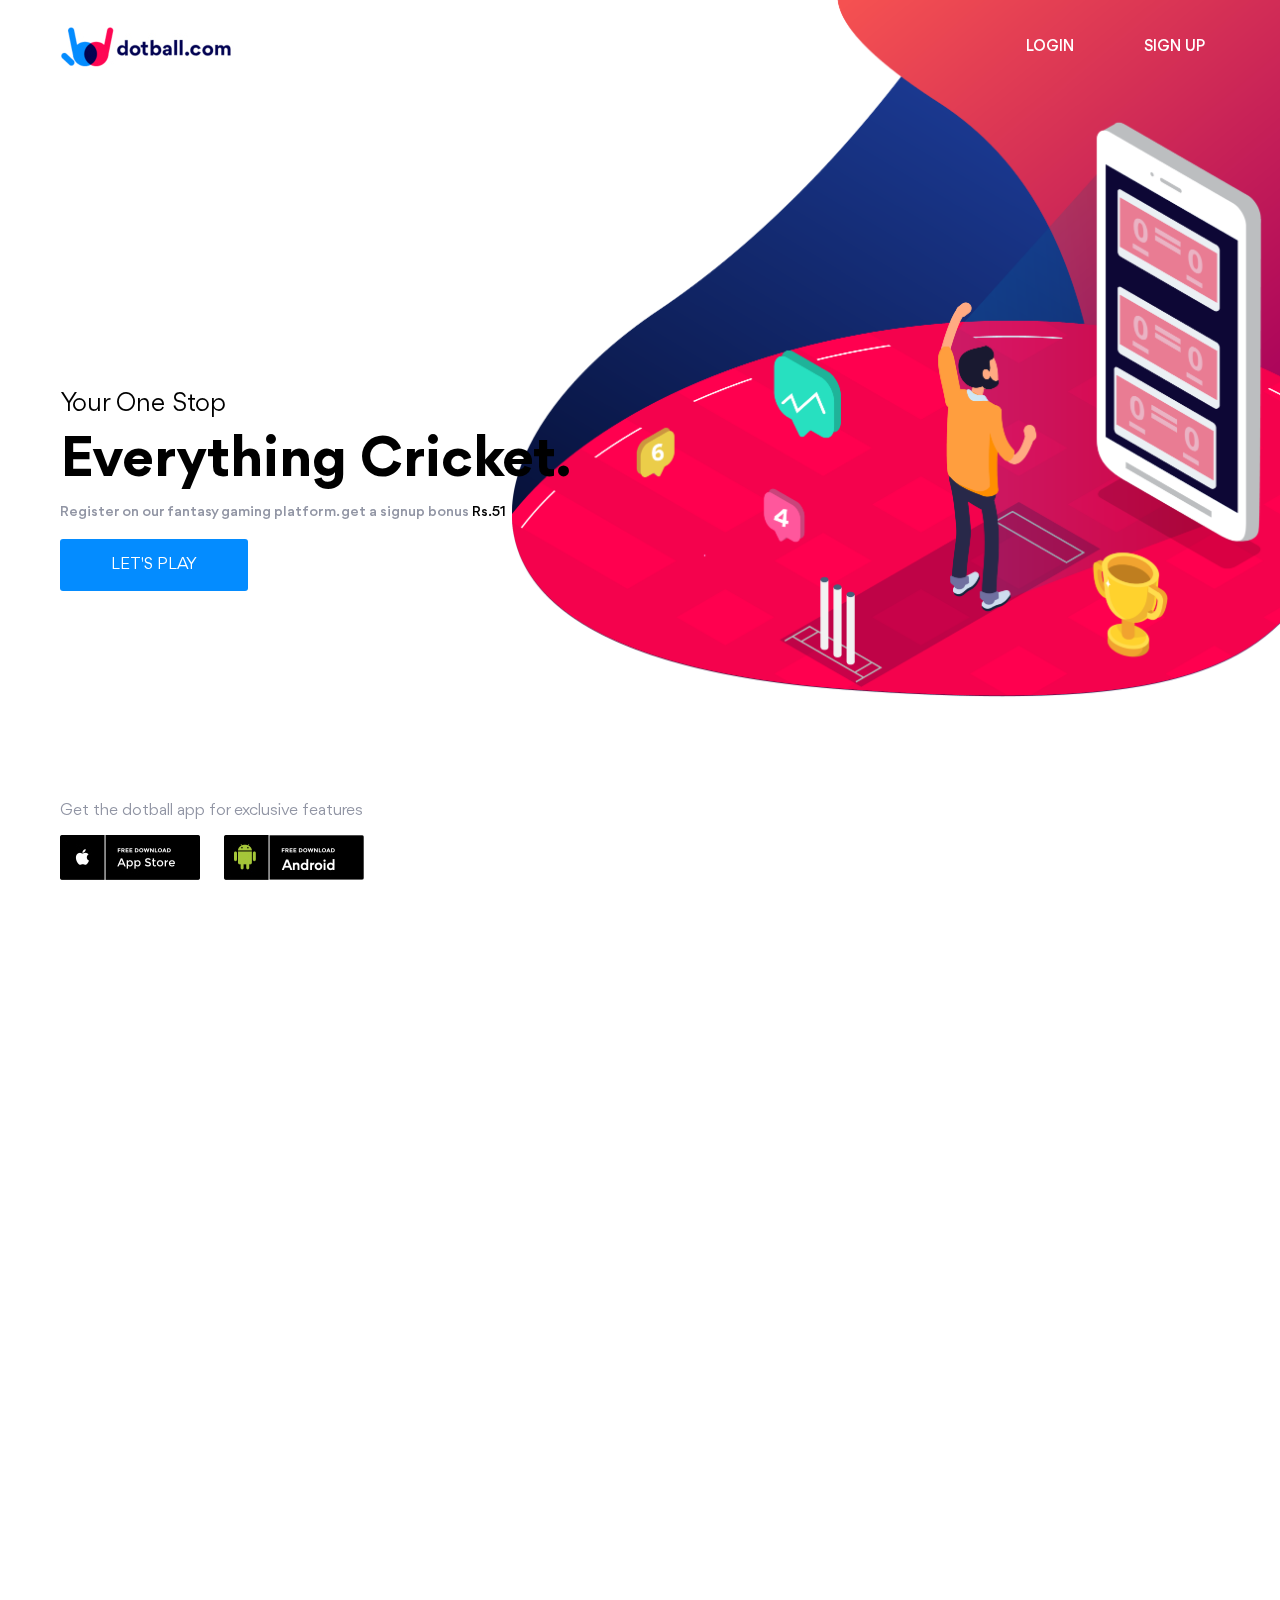
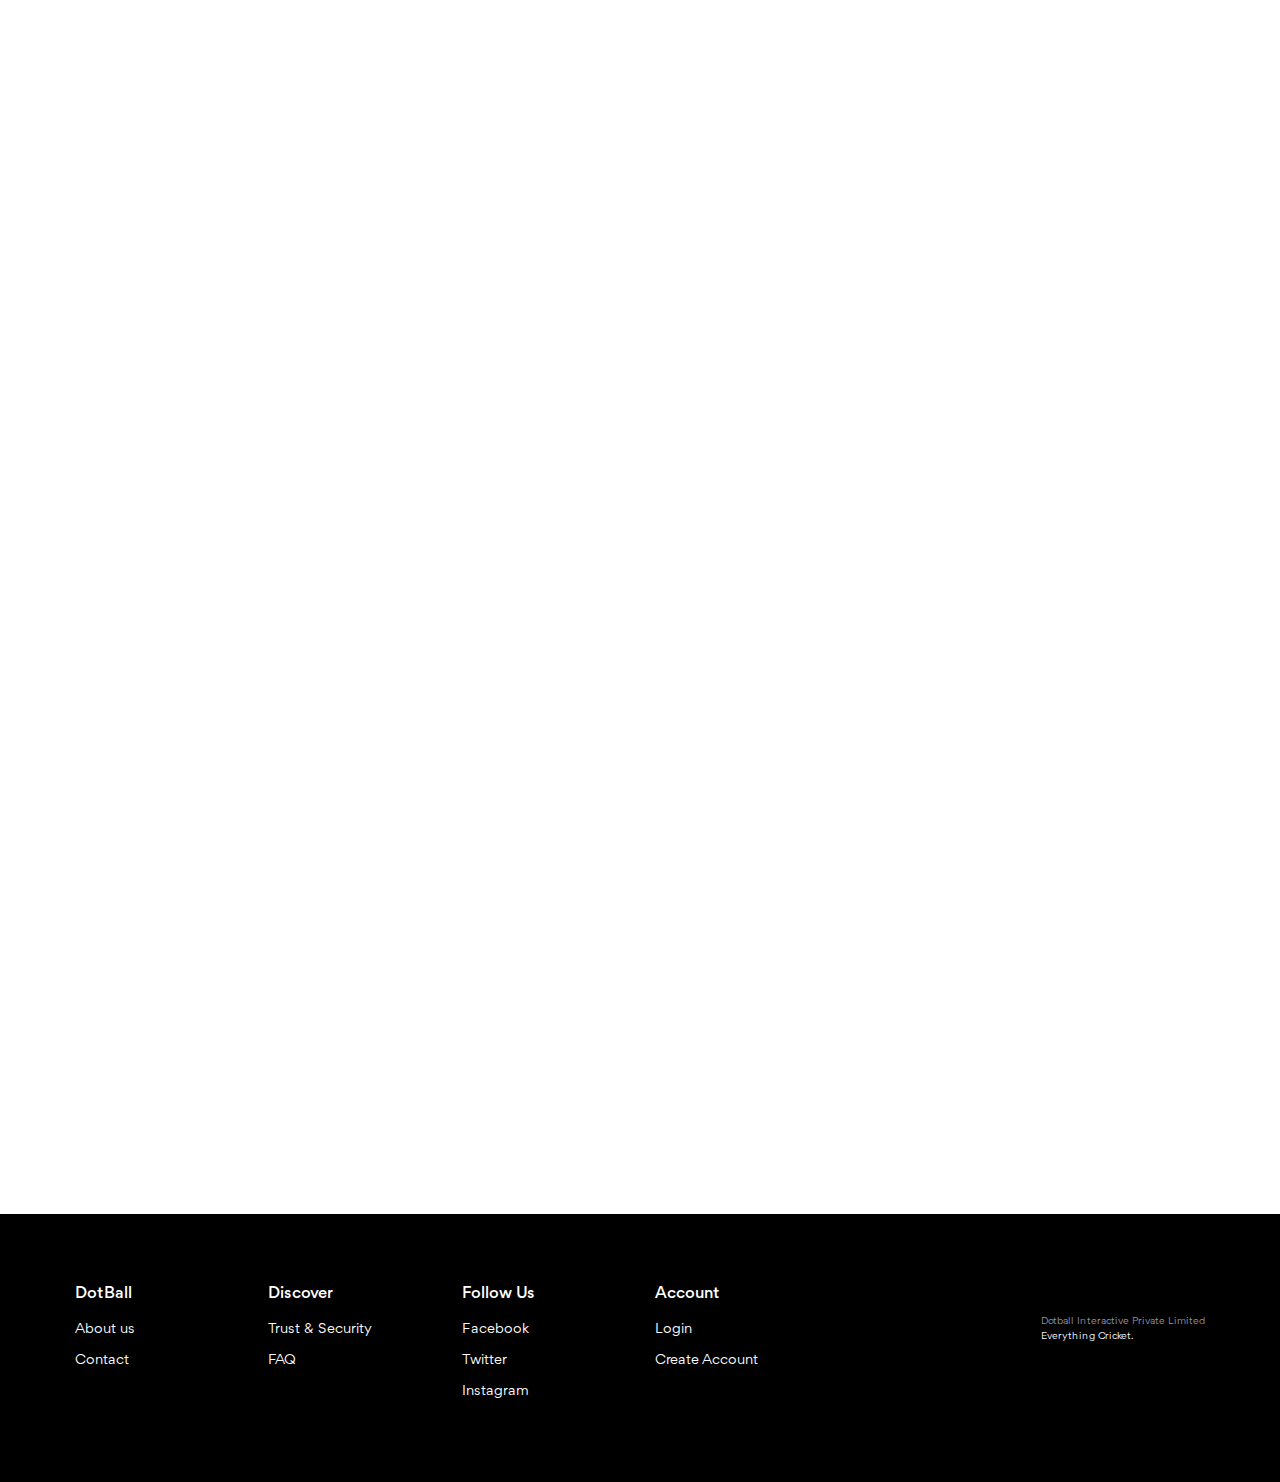
<file: index.html>
<!doctype html>
<html lang="en">
  <head>
    <!-- Required meta tags -->
    <meta charset="utf-8">
    <meta name="viewport" content="width=device-width, initial-scale=1, shrink-to-fit=no">

    <link rel="stylesheet" type="text/css" href="./assets/css/styles.css">
    <title>DotBall Interview</title>
  </head>
  <body>
    <nav class="navbar navbar-expand-lg navbar-light bg-light navigation-container">
      <a class="navbar-brand" href="#" data-aos="fade-right" data-aos-delay="300" data-aos-once="true">
        <img src="assets/images/logo.jpg" alt="">
      </a>
      <button class="navbar-toggler" type="button" data-toggle="collapse" data-target="#navbarContent" aria-controls="navbarContent" aria-expanded="false" aria-label="Toggle navigation">
        <span class="navbar-toggler-icon"></span>
      </button>

      <div class="collapse navbar-collapse justify-content-end" id="navbarContent">
        <ul class="navbar-nav" data-aos="fade-in" data-aos-delay="500" data-aos-once="true">
          <li class="nav-item">
            <a class="nav-link" href="#">Login</a>
          </li>
          <li class="nav-item">
            <a class="nav-link" href="#">Sign Up</a>
          </li>
        </ul>
      </div>
    </nav>

    <section class="banner-conatiner">
      <span class="banner-image" data-aos="fade-in">
        <img src="assets/images/banner.png" alt="" class="img-fluid">
      </span>
      <section class="banner-area wrapper-container">
        <div class="banner-content-area">
          <div class="banner-content" data-aos="fade-down" data-aos-delay="700" data-aos-duration="1200" data-aos-once="true">
            <h3>Your One Stop</h3>
            <h1>Everything Cricket.</h1>
            <p>Register on our fantasy gaming platform. get a signup bonus <span>Rs.51</span></p>
            <a href="" class="btn">Let's Play</a>
          </div>
        </div>

        <div class="banner-footer">
          <div class="banner-footer-button wrapper-container" data-aos="fade-up" data-aos-delay="900" data-aos-duration="1200" data-aos-once="true">
            <p>Get the dotball app for exclusive features</p>
            <p>
              <a href="">
                <img src="assets/images/astore.jpg" alt="">
              </a>
              <a href="">
                <img src="assets/images/aandroid.jpg" alt="">
              </a>
            </p>
          </div>
        </div>
      </section>
    </section>

    <section class="wrapper-container">
      <div class="eplay-container container-fluid">
        <section class="eplay-wrapping">
          <header class="block-header text-center" data-aos="fade-in" data-aos-duration="1200" data-aos-once="true">
            <h2>Easy of play</h2>
            <h4>3 simple steps</h4>
          </header>
          <section class="eplay-blocks text-center">
            <div class="row">
              <div class="col-sm eplay-block" data-aos="fade-up" data-aos-delay="300" data-aos-duration="1200" data-aos-once="true">
                <figure class="eplayblock-figure">
                  <img src="assets/images/play_1.png" alt="" class="img-fluid">
                </figure>
                <h3 class="eplayblock-title">Select the Match</h3>
                <p>Choose 11 players. Select Captain and Vice Captain</p>
              </div>
              <div class="col-sm eplay-block" data-aos="fade-up" data-aos-delay="500" data-aos-duration="1200" data-aos-once="true">
                <figure class="eplayblock-figure">
                  <img src="assets/images/play_2.png" alt="" class="img-fluid">
                </figure>
                <h3 class="eplayblock-title">Join League</h3>
                <p>We offer a wide array of contests. Choose any</p>
              </div>
              <div class="col-sm eplay-block" data-aos="fade-up" data-aos-delay="700" data-aos-duration="1200" data-aos-once="true">
                <figure class="eplayblock-figure">
                  <img src="assets/images/play_3.png" alt="" class="img-fluid">
                </figure>
                <h3 class="eplayblock-title">Win Money</h3>
                <p>Instant cah withdrawal. Withdraw now!</p>
              </div>
            </div>
          </section>
        </section>
      </div>

      <div class="fetature-container container-fluid">
        <section class="fetature-wrapping">
          <header class="block-header text-center" data-aos="fade-in" data-aos-duration="1200" data-aos-once="true">
            <h2>Features</h2>
            <h4>Exclusively ours</h4>
          </header>
          <section class="fetature-blocks">
            <article class="fetature-block row align-items-center">
              <div class="col-6">
                <figure class="fetatureblock-figure" data-aos="fade-left" data-aos-delay="300" data-aos-duration="1200" data-aos-once="true">
                  <img src="assets/images/features_1.png" alt="" class="img-fluid">
                </figure>
              </div>
              <div class="col-6">
                <div class="fetatureblock-content" data-aos="fade-right" data-aos-delay="500" data-aos-duration="1200" data-aos-once="true">
                  <h3>Instant Cash Withdrawal</h3>
                  <p>No longer the need to wait for 3 days. Cash in your hard earned money now!</p>
                </div>
              </div>
            </article>
            <article class="fetature-block row align-items-center">
              <div class="col-6 order-last">
                <figure class="fetatureblock-figure" data-aos="fade-right" data-aos-delay="300" data-aos-duration="1200" data-aos-once="true">
                  <img src="assets/images/features_2.png" alt="" class="img-fluid">
                </figure>
              </div>
              <div class="col-6 order-first">
                <div class="fetatureblock-content" data-aos="fade-left" data-aos-delay="500" data-aos-duration="1200" data-aos-once="true">
                  <h3>Create Private League</h3>
                  <p>Engage your friends and family. Custom leagues tailored for you. Coming soon</p>
                </div>
              </div>
            </article>
          </section>
        </section>
      </div>

      <div class="get-container container-fluid">
        <section class="get-wrapping">
          <section class="get-block row align-items-center">
            <div class="col">
              <figure class="getblock-figure" data-aos="fade-right" data-aos-delay="200" data-aos-duration="1200" data-aos-once="true">
                <img src="assets/images/mobile.png" alt="" class="img-fluid">
              </figure>
            </div>
            <div class="col">
              <div class="getblock-content" data-aos="fade-down" data-aos-delay="500" data-aos-duration="1200" data-aos-once="true">
                <h3>Get the <br>Dotball mobile app</h3>
                <p>Download our mobile app on Android and IOS</p>
                <form action="" class="getblock-form">
                  <div class="input-group">
                    <div class="input-group-prepend">
                      <span class="input-group-text" id="basic-addon1">+91</span>
                    </div>
                    <input type="tel" class="form-control" placeholder="8690453256" aria-label="8690453256" aria-describedby="basic-addon1">
                  </div>
                  <button type="button" class="btn">Get Link</button>
                </form>
              </div>
            </div>
          </section>
        </section>
      </div>
    </section>

    <footer class="footer-container wrapper-container">
      <div class="container-fluid">
        <div class="row">
          <div class="col-8">
            <div class="row">
              <div class="col-sm">
                <div class="footerblocks">
                  <h3 class="footerblocks-title">DotBall</h3>
                  <ul>
                    <li><a href="">About us</a></li>
                    <li><a href="">Contact</a></li>
                  </ul>
                </div>
              </div>
              <div class="col-sm">
                <div class="footerblocks">
                  <h3 class="footerblocks-title">Discover</h3>
                  <ul>
                    <li><a href="">Trust & Security</a></li>
                    <li><a href="">FAQ</a></li>
                  </ul>
                </div>
              </div>
              <div class="col-sm">
                <div class="footerblocks">
                  <h3 class="footerblocks-title">Follow Us</h3>
                  <ul>
                    <li><a href="">Facebook</a></li>
                    <li><a href="">Twitter</a></li>
                    <li><a href="">Instagram</a></li>
                  </ul>
                </div>
              </div>
              <div class="col-sm">
                <div class="footerblocks">
                  <h3 class="footerblocks-title">Account</h3>
                  <ul>
                    <li><a href="">Login</a></li>
                    <li><a href="">Create Account</a></li>
                  </ul>
                </div>
              </div>
            </div>

          </div>
          <div class="col">
            <p class="copyright">
              <span>Dotball Interactive Private Limited</span>
              Everything Cricket.
            </p>
          </div>
        </div>
      </div>
    </footer>

    <script src="assets/js/jquery-slim.min.js" ></script>
    <script src="assets/js/popper.min.js"></script>
    <script src="assets/js/bootstrap.min.js"></script>
    <script src="assets/js/aos.js"></script>
    <script src="assets/js/main.js"></script>
  </body>
</html>
</file>
